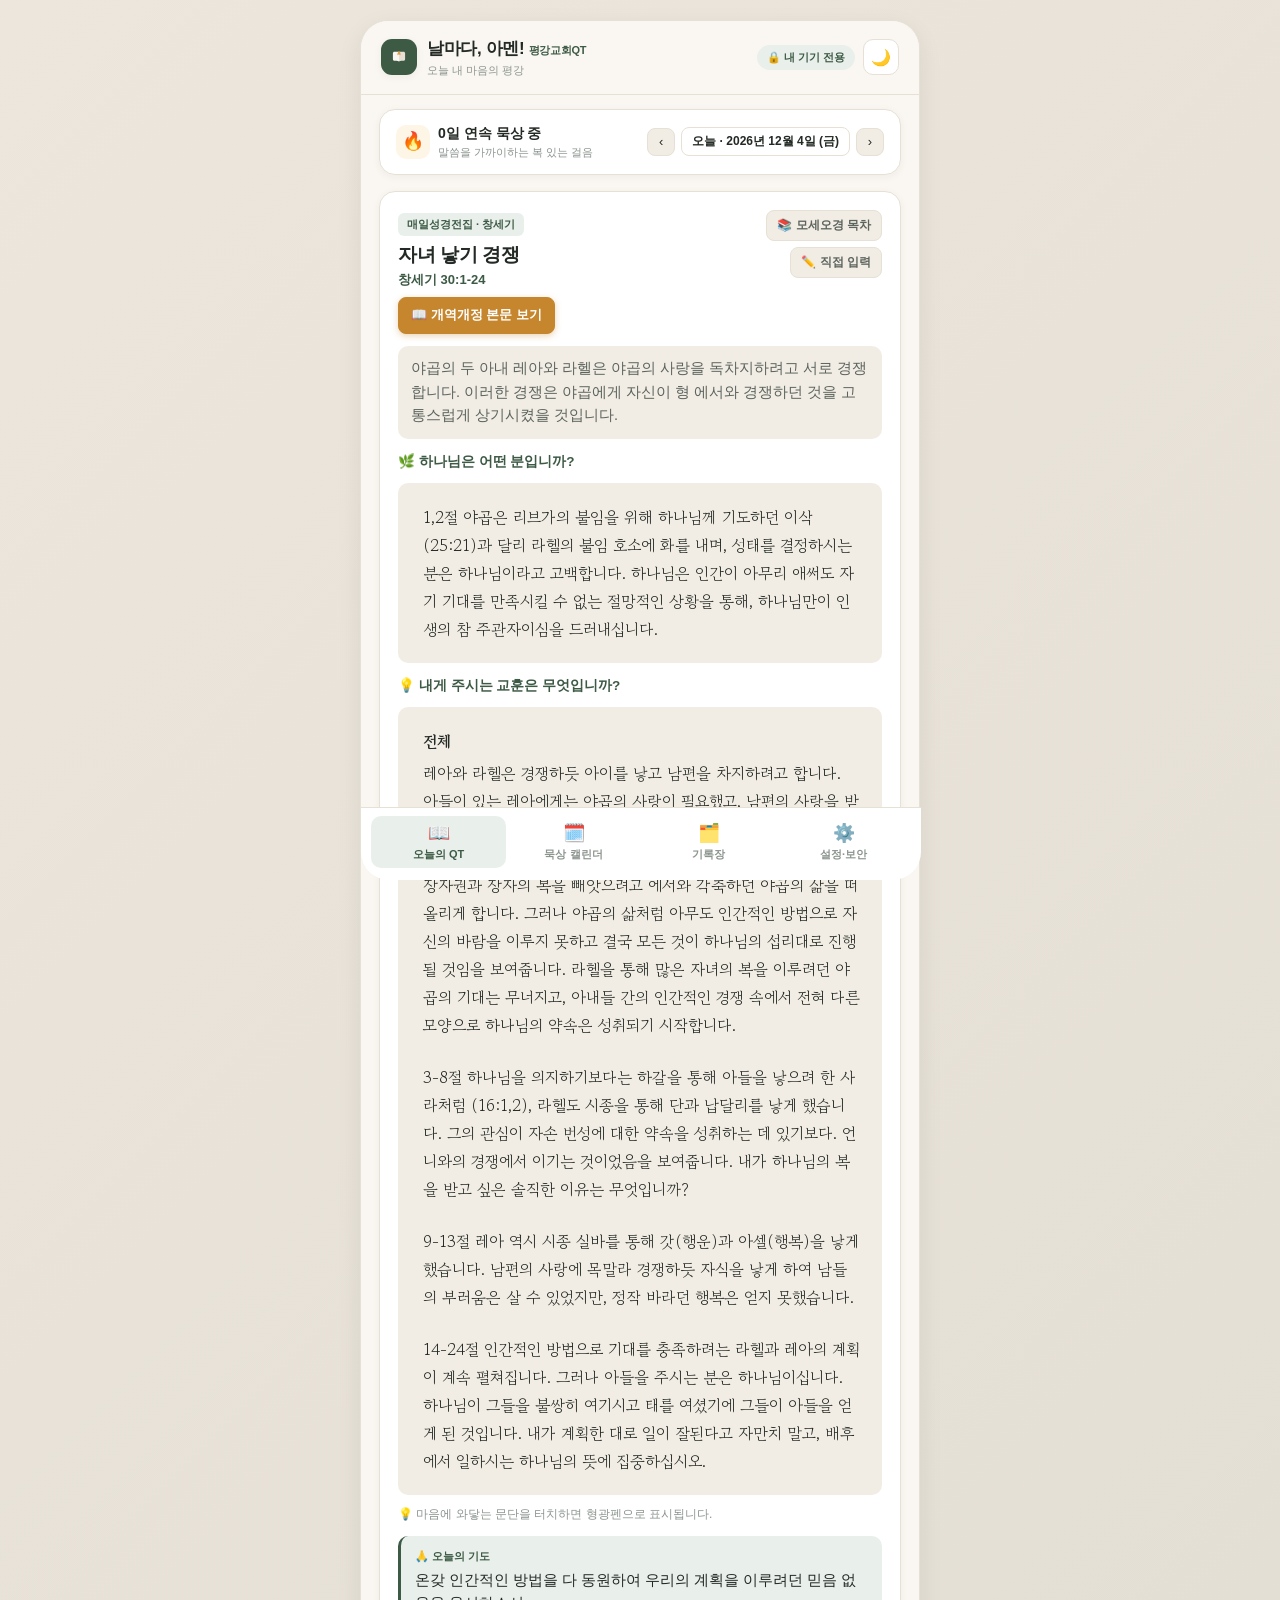
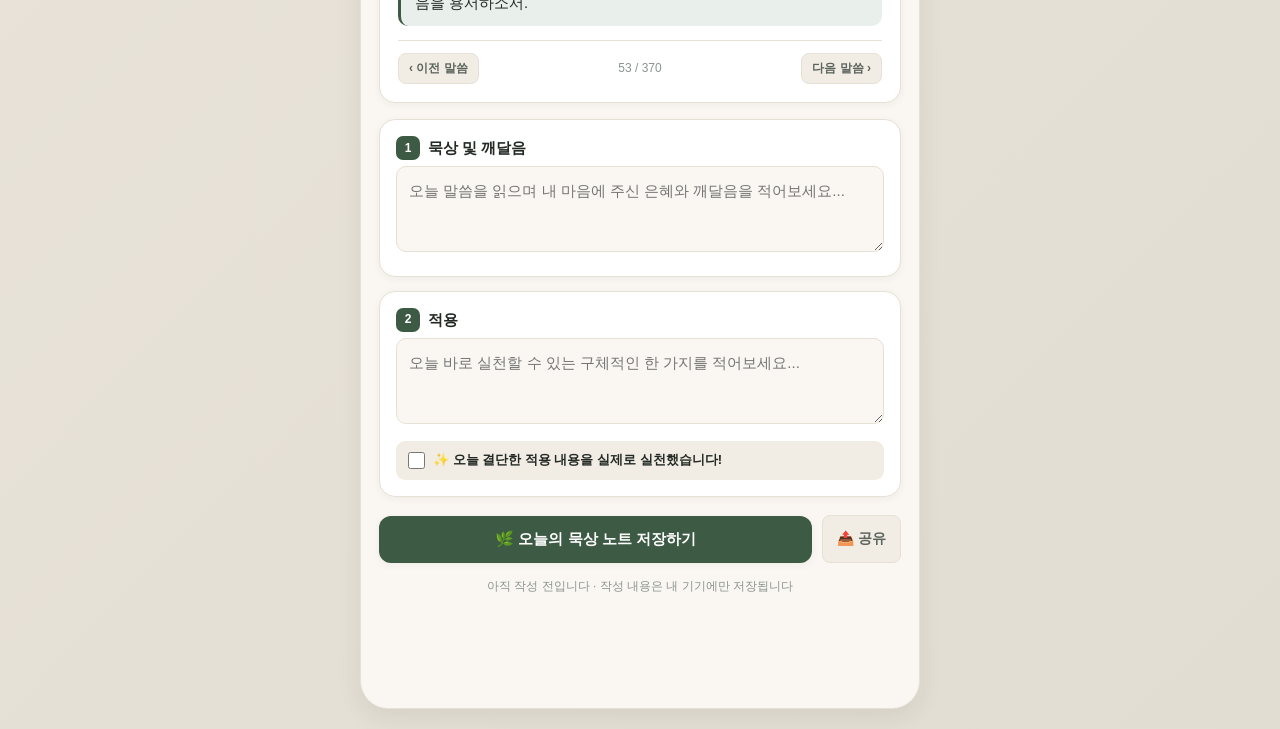
<file: index.html>
<!DOCTYPE html>
<html lang="ko">
<head>
  <meta charset="UTF-8" />
  <meta name="viewport" content="width=device-width, initial-scale=1.0, maximum-scale=1.0, user-scalable=no" />
  <meta name="apple-mobile-web-app-capable" content="yes" />
  <meta name="apple-mobile-web-app-status-bar-style" content="default" />
  <meta name="apple-mobile-web-app-title" content="날마다, 아멘!" />
  <meta name="theme-color" content="#2F4B38" />
  <title>날마다, 아멘! - 평강교회QT</title>
  <link rel="icon" type="image/svg+xml" href="./icon.svg" />
  <link rel="apple-touch-icon" href="./icon.svg" />
  <link rel="manifest" href="./manifest.json" />
  <link rel="preconnect" href="https://fonts.googleapis.com" />
  <link rel="preconnect" href="https://fonts.gstatic.com" crossorigin />
  <link
    href="https://fonts.googleapis.com/css2?family=Gaegu:wght@400;700&family=Gowun+Batang:wght@400;700&family=Gowun+Dodum&family=Hahmlet:wght@400;600&family=IBM+Plex+Sans+KR:wght@400;600&family=Jua&family=Nanum+Gothic:wght@400;700&family=Nanum+Myeongjo:wght@400;700&family=Nanum+Pen+Script&family=Noto+Sans+KR:wght@400;500;700&family=Noto+Serif+KR:wght@400;600&family=Sunflower:wght@300;500&display=swap"
    rel="stylesheet"
  />
  <link rel="stylesheet" href="./styles.css" />
</head>
<body>
  <div class="app-shell">
    <!-- 상단 헤더 -->
    <header class="app-header">
      <div class="brand-group">
        <div class="brand-logo" aria-hidden="true">
          <svg viewBox="0 0 512 512" width="24" height="24">
            <path d="M126 176c0-18 14-32 32-32h82c10 0 16 6 16 14v196c-14-10-32-16-54-16h-44c-18 0-32-14-32-32V176z" fill="#FAF7F2"/>
            <path d="M386 176c0-18-14-32-32-32h-82c-10 0-16 6-16 14v196c14-10 32-16 54-16h44c18 0 32-14 32-32V176z" fill="#E6E0D5"/>
            <path d="M256 124c-26 30-38 64-32 96 18-4 32-18 32-38 0 20 14 34 32 38 6-32-6-66-32-96z" fill="#D8A24A"/>
          </svg>
        </div>
        <div>
          <div class="brand-title">날마다, 아멘! <span style="font-size:11px;font-weight:600;color:var(--accent-primary);">평강교회QT</span></div>
          <div class="brand-subtitle">오늘 내 마음의 평강</div>
        </div>
      </div>

      <div class="header-actions">
        <button class="privacy-pill" id="privacyBadgeBtn" title="내 기기에만 저장됨">
          <span>🔒 내 기기 전용</span>
        </button>
        <button class="icon-btn" id="themeToggleBtn" title="다크모드 전환" aria-label="테마 전환">🌙</button>
      </div>
    </header>

    <!-- 상단 스트릭 및 날짜 이동 바 -->
    <section class="streak-bar">
      <div class="streak-item">
        <div class="streak-badge">🔥</div>
        <div>
          <div class="streak-text-main" id="headerStreakCount">0일 연속 묵상 중</div>
          <div class="streak-text-sub">말씀을 가까이하는 복 있는 걸음</div>
        </div>
      </div>

      <div class="date-navigator">
        <button class="date-nav-btn" id="prevDateBtn" title="이전 날짜">‹</button>
        <button class="current-date-btn" id="currentDateLabel" title="클릭하면 오늘로 이동">오늘</button>
        <button class="date-nav-btn" id="nextDateBtn" title="다음 날짜">›</button>
      </div>
    </section>

    <!-- 메인 영역 -->
    <main class="main-content">
      <!-- 탭 1: 오늘의 QT (말씀 본문 + 묵상 노트) -->
      <section class="tab-panel active" id="tab-today">
        <!-- 오늘의 말씀 본문 카드 -->
        <article class="card">
          <div class="card-header">
            <div>
              <span class="badge-tag" id="passageThemeBadge">매일성경 · 창세기</span>
              <h1 class="passage-title" id="passageTitle">혼돈에서 질서로</h1>
              <div class="passage-ref" id="passageRef">창세기 1:1-13</div>
              <a
                class="small-btn"
                id="readBibleBtn"
                href="https://www.bskorea.or.kr/bible/korbibReadpage.php?version=GAE&book=gen&chap=1"
                target="_blank"
                rel="noopener noreferrer"
                style="text-decoration: none; margin-top: 6px; display: inline-flex; align-items: center; gap: 4px;"
              >📖 개역개정 본문 보기</a>
            </div>
            <div style="display: flex; flex-direction: column; gap: 6px; align-items: flex-end;">
              <button class="small-btn" id="openBookIndexBtn">📚 모세오경 목차</button>
              <button class="small-btn" id="editPassageBtn">✏️ 직접 입력</button>
            </div>
          </div>

          <p class="passage-summary" id="passageSummary"></p>

          <div id="godSectionWrap" class="devotional-section">
            <div class="devotional-heading">🌿 하나님은 어떤 분입니까?</div>
            <div class="verse-list" id="godSectionList"></div>
          </div>

          <div id="lessonSectionWrap" class="devotional-section">
            <div class="devotional-heading">💡 내게 주시는 교훈은 무엇입니까?</div>
            <div class="verse-list" id="lessonSectionList"></div>
          </div>

          <div class="verse-hint">
            <span>💡 마음에 와닿는 문단을 터치하면 형광펜으로 표시됩니다.</span>
          </div>

          <div class="guide-box" id="prayerGuideBox">
            <div class="guide-label">🙏 오늘의 기도</div>
            <div class="guide-text" id="guideQuestionText"></div>
          </div>

          <div class="passage-nav-row">
            <button type="button" class="small-btn" id="prevPassageBtn">‹ 이전 말씀</button>
            <span id="passageProgressText" style="font-size: 12px; color: var(--text-muted);">1 / 370</span>
            <button type="button" class="small-btn" id="nextPassageBtn">다음 말씀 ›</button>
          </div>
        </article>

        <!-- 묵상 노트 작성 영역 -->
        <div class="qt-step-list">
          <div class="qt-step-card">
            <div class="qt-step-header">
              <span class="step-pill">1</span>
              <span class="qt-step-title">묵상 및 깨달음</span>
            </div>
            <textarea
              class="qt-textarea"
              id="qtMeditation"
              placeholder="오늘 말씀을 읽으며 내 마음에 주신 은혜와 깨달음을 적어보세요..."
            ></textarea>
          </div>

          <div class="qt-step-card">
            <div class="qt-step-header">
              <span class="step-pill">2</span>
              <span class="qt-step-title">적용</span>
            </div>
            <textarea
              class="qt-textarea"
              id="qtApplication"
              placeholder="오늘 바로 실천할 수 있는 구체적인 한 가지를 적어보세요..."
            ></textarea>
            <label class="action-check-row">
              <input type="checkbox" id="qtActionDone" />
              <span>✨ 오늘 결단한 적용 내용을 실제로 실천했습니다!</span>
            </label>
          </div>

          <div class="save-bar">
            <button class="primary-btn" id="saveQtBtn">🌿 오늘의 묵상 노트 저장하기</button>
            <button type="button" class="small-btn" id="openShareModalBtn" style="padding: 14px 14px; font-size: 14px;">📤 공유</button>
          </div>
          <div id="saveStatusText" style="font-size: 12px; color: var(--text-muted); text-align: center;">
            작성 내용은 외부 서버로 전송되지 않고 오직 내 기기에만 저장됩니다.
          </div>
        </div>
      </section>

      <!-- 탭 2: 묵상 캘린더 & 연속 달성 기록 -->
      <section class="tab-panel" id="tab-calendar">
        <div class="stats-grid">
          <div class="stat-card">
            <div class="stat-label">🔥 연속 묵상 달성</div>
            <div><span class="stat-value" id="statStreak">0</span><span class="stat-unit">일째</span></div>
          </div>
          <div class="stat-card">
            <div class="stat-label">📅 이번 달 묵상</div>
            <div><span class="stat-value" id="statMonthly">0</span><span class="stat-unit">회</span></div>
          </div>
          <div class="stat-card">
            <div class="stat-label">📖 총 누적 묵상</div>
            <div><span class="stat-value" id="statTotal">0</span><span class="stat-unit">회</span></div>
          </div>
          <div class="stat-card">
            <div class="stat-label">✨ 말씀 적용 실천율</div>
            <div><span class="stat-value" id="statActionRate">0</span><span class="stat-unit">%</span></div>
          </div>
        </div>

        <div class="card">
          <div class="calendar-header">
            <button class="date-nav-btn" id="calPrevMonthBtn">‹</button>
            <div class="calendar-month-title" id="calendarMonthTitle">2026년 11월</div>
            <button class="date-nav-btn" id="calNextMonthBtn">›</button>
          </div>

          <div class="calendar-weekdays">
            <span>일</span><span>월</span><span>화</span><span>수</span><span>목</span><span>금</span><span>토</span>
          </div>

          <div class="calendar-grid" id="calendarGrid"></div>

          <div style="margin-top: 12px; font-size: 12px; color: var(--text-muted); display: flex; gap: 14px;">
            <span>🌿 묵상 작성 완료</span>
            <span>🌿✨ 말씀 적용 실천 완료</span>
          </div>
        </div>

        <!-- 선택한 날짜의 묵상 미리보기 -->
        <div class="card" id="calendarSelectedPreview"></div>
      </section>

      <!-- 탭 3: 지난 묵상 기록장 (모아보기 & 검색) -->
      <section class="tab-panel" id="tab-history">
        <div class="card">
          <h2 class="passage-title" style="margin-bottom: 6px;">나의 묵상 기록장</h2>
          <p style="font-size: 12.5px; color: var(--text-muted); margin-bottom: 12px;">
            내가 기록한 모든 말씀과 기도를 검색하고 다시 돌아볼 수 있습니다.
          </p>
          <input
            type="search"
            class="qt-input history-search"
            id="historySearchInput"
            placeholder="🔍 본문, 단어, 기도 내용으로 검색..."
          />
          <div class="history-list" id="historyListContainer"></div>
        </div>
      </section>

      <!-- 탭 4: 설정 & 내 기기 보안 -->
      <section class="tab-panel" id="tab-privacy">
        <div class="card">
          <span class="badge-tag">보기 설정</span>
          <h2 class="passage-title" style="margin-bottom: 10px;">글자 크기 및 폰트 설정</h2>

          <div class="font-preview-box font-preview-sticky" id="fontPreviewBox">
            <div class="font-preview-label">실시간 미리보기</div>
            <div class="font-preview-verse">
              <span class="verse-num">1절</span>여호와는 나의 목자시니 내게 부족함이 없으리로다 (시편 23:1)
            </div>
          </div>

          <div class="setting-group" style="margin-top: 14px;">
            <div style="display: flex; align-items: center; justify-content: space-between;">
              <div class="setting-label">글자 크기 (12px ~ 26px)</div>
              <span class="badge-tag" id="fontSizeValueBadge" style="margin-bottom: 0; font-size: 13px;">16px</span>
            </div>
            <div class="font-size-slider-row">
              <button type="button" class="date-nav-btn" id="fontSizeMinusBtn" title="1px 작게">−</button>
              <input type="range" id="fontSizeRange" min="12" max="26" step="1" value="16" class="font-size-range" />
              <button type="button" class="date-nav-btn" id="fontSizePlusBtn" title="1px 크게">+</button>
            </div>
            <div class="option-grid option-grid-5" id="fontSizeOptions">
              <button type="button" class="option-btn" data-size="13">13</button>
              <button type="button" class="option-btn" data-size="15">15</button>
              <button type="button" class="option-btn active" data-size="16">16</button>
              <button type="button" class="option-btn" data-size="18">18</button>
              <button type="button" class="option-btn" data-size="21">21</button>
            </div>
          </div>

          <div class="setting-group" style="margin-top: 14px;">
            <div class="setting-label">글꼴 선택 (스크롤하여 선택 · 13종)</div>
            <div class="font-scroll-list" id="fontFamilyOptions">
              <button type="button" class="option-btn font-list-item active" data-font="gowun-batang" style="font-family: 'Gowun Batang', serif;">
                <span class="font-name">고운바탕</span>
                <span class="font-sub">단아한 명조체</span>
              </button>
              <button type="button" class="option-btn font-list-item" data-font="nanum-myeongjo" style="font-family: 'Nanum Myeongjo', serif;">
                <span class="font-name">나눔명조</span>
                <span class="font-sub">클래식 성경 느낌</span>
              </button>
              <button type="button" class="option-btn font-list-item" data-font="noto-serif" style="font-family: 'Noto Serif KR', serif;">
                <span class="font-name">본명조 (Noto Serif)</span>
                <span class="font-sub">정갈하고 묵직한 명조</span>
              </button>
              <button type="button" class="option-btn font-list-item" data-font="hahmlet" style="font-family: 'Hahmlet', serif;">
                <span class="font-name">함렛 (Hahmlet)</span>
                <span class="font-sub">또렷한 현대 명조</span>
              </button>
              <button type="button" class="option-btn font-list-item" data-font="noto-sans" style="font-family: 'Noto Sans KR', sans-serif;">
                <span class="font-name">본고딕 (Noto Sans)</span>
                <span class="font-sub">깔끔한 표준 고딕</span>
              </button>
              <button type="button" class="option-btn font-list-item" data-font="nanum-gothic" style="font-family: 'Nanum Gothic', sans-serif;">
                <span class="font-name">나눔고딕</span>
                <span class="font-sub">부드러운 고딕체</span>
              </button>
              <button type="button" class="option-btn font-list-item" data-font="ibm-plex" style="font-family: 'IBM Plex Sans KR', sans-serif;">
                <span class="font-name">IBM 플렉스 산스</span>
                <span class="font-sub">세련된 모던 고딕</span>
              </button>
              <button type="button" class="option-btn font-list-item" data-font="gowun-dodum" style="font-family: 'Gowun Dodum', sans-serif;">
                <span class="font-name">고운돋움</span>
                <span class="font-sub">따뜻한 돋움체</span>
              </button>
              <button type="button" class="option-btn font-list-item" data-font="sunflower" style="font-family: 'Sunflower', sans-serif;">
                <span class="font-name">해바라기</span>
                <span class="font-sub">가볍고 산뜻한 서체</span>
              </button>
              <button type="button" class="option-btn font-list-item" data-font="jua" style="font-family: 'Jua', sans-serif;">
                <span class="font-name">주아체</span>
                <span class="font-sub">둥글고 친근한 느낌</span>
              </button>
              <button type="button" class="option-btn font-list-item" data-font="nanum-pen" style="font-family: 'Nanum Pen Script', cursive;">
                <span class="font-name">나눔손글씨 펜</span>
                <span class="font-sub">자연스러운 필기체</span>
              </button>
              <button type="button" class="option-btn font-list-item" data-font="gaegu" style="font-family: 'Gaegu', cursive;">
                <span class="font-name">개구 (Gaegu)</span>
                <span class="font-sub">동글동글 손글씨</span>
              </button>
              <button type="button" class="option-btn font-list-item" data-font="system">
                <span class="font-name">기기 기본 글꼴</span>
                <span class="font-sub">오프라인 100% 동일</span>
              </button>
            </div>
          </div>
        </div>

        <div class="card">
          <span class="badge-tag">100% 기기 내 이중 영구 저장</span>
          <h2 class="passage-title" style="margin-bottom: 8px;">데이터가 절대 지워지지 않게 보호합니다</h2>
          <p style="font-size: 13.5px; color: var(--text-secondary); line-height: 1.65;">
            날마다, 아멘!에 기록하시는 모든 묵상 노트와 기도 제목은 <strong>외부 서버로 일절 전송되지 않으며</strong>,
            현재 기기의 <strong>LocalStorage + IndexedDB 두 곳에 실시간으로 동시 이중 저장</strong>됩니다.
          </p>
          <div id="storagePersistStatus" class="font-preview-box" style="margin-top: 10px; font-size: 12.5px; color: var(--accent-primary); font-weight: 600;">
            🛡️ 이중 안전 저장(LocalStorage + IndexedDB) 작동 중
          </div>
          <ul style="margin-top: 12px; padding-left: 18px; font-size: 13px; color: var(--text-secondary); line-height: 1.7;">
            <li>한쪽 브라우저 캐시가 정리되더라도 다른 저장소에서 자동 복구됩니다.</li>
            <li>다른 사람의 기기나 외부 인터넷에서는 내 기록에 절대 접근할 수 없습니다.</li>
            <li>비밀번호를 5회 연속 틀리면 30초간 입력이 잠겨 무차별 대입을 차단합니다.</li>
          </ul>
        </div>


        <div class="card">
          <h3 class="qt-step-title" style="margin-bottom: 6px;">🔐 앱 전체 화면 잠금 (4자리 비밀번호)</h3>
          <p id="pinStatusText" style="font-size: 13px; color: var(--text-secondary); margin-bottom: 12px;">
            🔓 현재 비밀번호 잠금이 설정되지 않았습니다
          </p>
          <div style="display: flex; gap: 8px;">
            <button class="small-btn" id="togglePinSetupBtn">4자리 암호 설정</button>
            <button class="small-btn" id="lockNowBtn" style="display: none;">지금 화면 잠그기</button>
          </div>
        </div>

        <div class="card">
          <h3 class="qt-step-title" style="margin-bottom: 6px;">💾 내 기기 백업 파일 보관하기</h3>
          <p style="font-size: 13px; color: var(--text-secondary); margin-bottom: 12px;">
            서버에 저장하지 않으므로, 기기를 변경하거나 브라우저 데이터를 초기화하기 전에 내 묵상 노트를 파일(.json)로 내려받아 소장하실 수 있습니다.
          </p>
          <div style="display: flex; gap: 8px; flex-wrap: wrap;">
            <button class="small-btn" id="exportDataBtn">📥 내 기기로 백업 파일 내려받기</button>
            <button class="small-btn" id="importDataBtn">📤 백업 파일 불러오기</button>
            <button type="button" class="small-btn" id="shareAppLinkBtn">🔗 앱 링크 공유하기</button>
            <button type="button" class="small-btn" id="shareAppFileBtn">📲 앱 파일(.html) 공유</button>
            <input type="file" id="importFileInput" accept=".json" style="display: none;" />
          </div>
          <div style="margin-top: 12px; padding-top: 12px; border-top: 1px dashed var(--border-color);">
            <label for="appShareUrlInput" style="display: block; font-size: 12.5px; font-weight: 600; color: var(--text-secondary); margin-bottom: 6px;">
              🌐 내 앱 공유 주소 (Netlify 등 웹 주소를 저장하면 로컬에서도 바로 공유됩니다)
            </label>
            <div style="display: flex; gap: 6px; align-items: center;">
              <input
                type="url"
                id="appShareUrlInput"
                class="search-input"
                style="flex: 1; margin-bottom: 0; padding: 8px 10px; font-size: 13px;"
                placeholder="https://내사이트이름.netlify.app"
              />
              <button type="button" class="small-btn" id="saveAppShareUrlBtn" style="white-space: nowrap;">저장</button>
            </div>
          </div>
        </div>
      </section>
    </main>

    <!-- 하단 내비게이션 탭 -->
    <nav class="bottom-nav" aria-label="주요 메뉴">
      <button class="nav-tab active" data-target="tab-today">
        <span class="nav-tab-icon">📖</span>
        <span>오늘의 QT</span>
      </button>
      <button class="nav-tab" data-target="tab-calendar">
        <span class="nav-tab-icon">🗓️</span>
        <span>묵상 캘린더</span>
      </button>
      <button class="nav-tab" data-target="tab-history">
        <span class="nav-tab-icon">🗂️</span>
        <span>기록장</span>
      </button>
      <button class="nav-tab" data-target="tab-privacy">
        <span class="nav-tab-icon">⚙️</span>
        <span>설정·보안</span>
      </button>
    </nav>
  </div>

  <!-- 모세오경 목차 선택 모달 -->
  <div class="modal-overlay" id="bookIndexModal">
    <div class="modal-box modal-box-tall">
      <div style="display: flex; align-items: center; justify-content: space-between; margin-bottom: 10px;">
        <div>
          <h3 class="passage-title" style="font-size: 17px;">📚 매일성경전집 1 · 모세오경</h3>
          <p style="font-size: 12px; color: var(--text-muted);">원하는 권과 본문을 선택해 묵상하세요 (총 370편)</p>
        </div>
        <button type="button" class="small-btn" id="closeBookIndexBtn">닫기</button>
      </div>

      <div class="book-tabs" id="bookIndexTabs"></div>

      <input
        type="search"
        class="qt-input"
        id="bookIndexSearch"
        style="margin-bottom: 10px; padding: 9px 12px;"
        placeholder="🔍 제목 또는 성경 장절 검색 (예: 23장, 아브라함, 십계명)"
      />

      <div class="index-list" id="bookIndexList"></div>
    </div>
  </div>

  <!-- 본문 직접 입력/수정 모달 -->
  <div class="modal-overlay" id="customPassageModal">
    <div class="modal-box">
      <h3 class="passage-title" style="margin-bottom: 6px;">말씀 본문 직접 입력</h3>
      <p style="font-size: 12px; color: var(--text-muted); margin-bottom: 12px;">
        교회 주보나 사용 중인 QT 책의 본문을 직접 입력하여 묵상할 수 있습니다.
      </p>
      <div style="display: flex; flex-direction: column; gap: 10px;">
        <input type="text" class="qt-input" id="customTitleInput" placeholder="본문 제목 (예: 선한 목자 되신 주님)" />
        <input type="text" class="qt-input" id="customRefInput" placeholder="성경 장절 (예: 요한복음 10장 11~15절)" />
        <input type="text" class="qt-input" id="customGuideInput" placeholder="묵상 질문 (선택사항)" />
        <textarea
          class="qt-textarea"
          id="customVersesInput"
          style="min-height: 130px;"
          placeholder="한 줄에 한 절씩 입력해 주세요.&#10;11. 나는 선한 목자라 선한 목자는 양들을 위하여 목숨을 버리거니와"
        ></textarea>
        <div style="display: flex; gap: 8px; justify-content: flex-end; margin-top: 6px;">
          <button class="small-btn" id="closeCustomModalBtn">취소</button>
          <button class="primary-btn" id="saveCustomPassageBtn" style="padding: 10px 16px; flex: 0 0 auto;">저장하기</button>
        </div>
      </div>
    </div>
  </div>

  <!-- 묵상 외부 공유 모달 -->
  <div class="modal-overlay" id="shareModal">
    <div class="modal-box">
      <div style="display: flex; align-items: center; justify-content: space-between; margin-bottom: 8px;">
        <h3 class="passage-title" style="font-size: 17px;">📤 묵상 나눔 공유하기</h3>
        <button type="button" class="small-btn" id="closeShareModalBtn">닫기</button>
      </div>
      <p style="font-size: 12px; color: var(--text-muted); margin-bottom: 10px;">
        외부(카카오톡·문자·메모 등)로 보낼 항목만 선택하세요.
      </p>
      <div style="display: flex; flex-wrap: wrap; gap: 10px; margin-bottom: 10px; font-size: 12.5px;">
        <label style="display: flex; align-items: center; gap: 4px; cursor: pointer;">
          <input type="checkbox" id="shareIncludePassage" checked /> 말씀·기도문
        </label>
        <label style="display: flex; align-items: center; gap: 4px; cursor: pointer;">
          <input type="checkbox" id="shareIncludeNotes" checked /> 내 묵상 노트
        </label>
        <label style="display: flex; align-items: center; gap: 4px; cursor: pointer;">
          <input type="checkbox" id="shareIncludeLink" checked /> 앱 링크 포함
        </label>
      </div>
      <textarea
        class="qt-textarea"
        id="sharePreviewText"
        style="min-height: 170px; font-size: 13px;"
        readonly
      ></textarea>
      <div style="display: flex; gap: 8px; margin-top: 12px;">
        <button type="button" class="small-btn" id="copyShareTextBtn" style="flex: 1; padding: 11px;">📋 텍스트 복사</button>
        <button type="button" class="primary-btn" id="nativeShareBtn" style="flex: 1.3; padding: 11px; font-size: 14px;">📤 카톡·앱으로 공유</button>
      </div>
    </div>
  </div>

  <!-- 4자리 PIN 잠금 모달 -->
  <div class="lock-overlay" id="pinLockOverlay">
    <div class="modal-box" style="text-align: center;">
      <div style="font-size: 28px; margin-bottom: 6px;">🔒</div>
      <h3 class="passage-title" id="pinLockTitle">날마다, 아멘! 잠금 해제</h3>
      <p style="font-size: 12.5px; color: var(--text-muted); margin-top: 4px;" id="pinLockDesc">
        설정하신 4자리 비밀번호를 입력해 주세요.
      </p>

      <div class="pin-dots" id="pinDots">
        <div class="pin-dot"></div>
        <div class="pin-dot"></div>
        <div class="pin-dot"></div>
        <div class="pin-dot"></div>
      </div>

      <div class="pin-keypad">
        <button class="pin-key" data-key="1">1</button>
        <button class="pin-key" data-key="2">2</button>
        <button class="pin-key" data-key="3">3</button>
        <button class="pin-key" data-key="4">4</button>
        <button class="pin-key" data-key="5">5</button>
        <button class="pin-key" data-key="6">6</button>
        <button class="pin-key" data-key="7">7</button>
        <button class="pin-key" data-key="8">8</button>
        <button class="pin-key" data-key="9">9</button>
        <button class="pin-key" data-key="clear" style="font-size: 13px;">초기화</button>
        <button class="pin-key" data-key="0">0</button>
        <button class="pin-key" data-key="back" style="font-size: 14px;">⌫</button>
      </div>

      <button class="small-btn" id="pinCancelBtn" style="margin-top: 14px; display: none;">취소</button>
    </div>
  </div>

  <div class="toast" id="toast" role="status" aria-live="polite"></div>

  <script src="./data/genesis.js"></script>
  <script src="./data/exodus.js"></script>
  <script src="./data/leviticus.js"></script>
  <script src="./data/numbers.js"></script>
  <script src="./data/deuteronomy.js"></script>
  <script src="./data/passages.js"></script>
  <script src="./app.js"></script>
  <script>
    if ("serviceWorker" in navigator && location.protocol.startsWith("http")) {
      window.addEventListener("load", () => {
        navigator.serviceWorker.register("./sw.js").catch(() => {});
      });
    }
  </script>
</body>
</html>
</file>
<file: styles.css>
:root {
  --bg-main: #FAF7F2;
  --bg-card: #FFFFFF;
  --bg-subtle: #F2EDE4;
  --bg-accent-soft: #E9F0EB;
  --bg-gold-soft: #FDF5E6;
  --text-primary: #232924;
  --text-secondary: #5C645E;
  --text-muted: #8C948E;
  --accent-primary: #3D5A45;
  --accent-primary-hover: #2E4635;
  --accent-gold: #C6862E;
  --accent-coral: #D96B43;
  --border-color: #E6E0D5;
  --shadow-sm: 0 2px 8px rgba(35, 41, 36, 0.05);
  --shadow-md: 0 8px 24px rgba(35, 41, 36, 0.08);
  --radius-sm: 10px;
  --radius-md: 16px;
  --radius-lg: 22px;
  --font-sans: -apple-system, BlinkMacSystemFont, "Apple SD Gothic Neo", "Pretendard", "Noto Sans KR", sans-serif;
  --font-serif: "Nanum Myeongjo", "AppleMyungjo", Georgia, serif;
  --font-passage: var(--font-serif);
  --verse-size: 15.5px;
  --note-size: 14px;
  --guide-size: 13.5px;
}

[data-theme="dark"] {
  --bg-main: #141815;
  --bg-card: #1E2420;
  --bg-subtle: #262E29;
  --bg-accent-soft: #233328;
  --bg-gold-soft: #332B1D;
  --text-primary: #EFECE6;
  --text-secondary: #B4BCB6;
  --text-muted: #768078;
  --accent-primary: #669975;
  --accent-primary-hover: #7AB08A;
  --accent-gold: #E5A94E;
  --accent-coral: #E8825C;
  --border-color: #2E3731;
  --shadow-sm: 0 2px 8px rgba(0, 0, 0, 0.25);
  --shadow-md: 0 8px 24px rgba(0, 0, 0, 0.4);
}

* {
  box-sizing: border-box;
  margin: 0;
  padding: 0;
  -webkit-tap-highlight-color: transparent;
}

body {
  font-family: var(--font-sans);
  background-color: var(--bg-main);
  color: var(--text-primary);
  line-height: 1.6;
  min-height: 100vh;
  display: flex;
  justify-content: center;
  transition: background-color 0.25s ease, color 0.25s ease;
}

.app-shell {
  width: 100%;
  max-width: 560px;
  min-height: 100vh;
  background-color: var(--bg-main);
  display: flex;
  flex-direction: column;
  position: relative;
  padding-bottom: 88px;
}

@media (min-width: 600px) {
  body {
    background: linear-gradient(135deg, #ECE6DC 0%, #E2DDD2 100%);
    padding: 20px 12px;
  }
  [data-theme="dark"] body {
    background: #0D100E;
  }
  .app-shell {
    min-height: calc(100vh - 40px);
    border-radius: 28px;
    box-shadow: var(--shadow-md);
    border: 1px solid var(--border-color);
    overflow: hidden;
  }
}

/* 상단 헤더 */
.app-header {
  position: sticky;
  top: 0;
  z-index: 30;
  background: var(--bg-main);
  backdrop-filter: blur(12px);
  border-bottom: 1px solid var(--border-color);
  padding: 14px 20px;
  display: flex;
  align-items: center;
  justify-content: space-between;
}

.brand-group {
  display: flex;
  align-items: center;
  gap: 10px;
}

.brand-logo {
  width: 36px;
  height: 36px;
  border-radius: 11px;
  background: var(--accent-primary);
  color: #fff;
  display: flex;
  align-items: center;
  justify-content: center;
  font-size: 18px;
  box-shadow: var(--shadow-sm);
}

.brand-title {
  font-size: 17px;
  font-weight: 700;
  letter-spacing: -0.02em;
}

.brand-subtitle {
  font-size: 11px;
  color: var(--text-muted);
  display: flex;
  align-items: center;
  gap: 4px;
}

.privacy-pill {
  display: inline-flex;
  align-items: center;
  gap: 4px;
  font-size: 11px;
  font-weight: 600;
  padding: 4px 9px;
  border-radius: 999px;
  background: var(--bg-accent-soft);
  color: var(--accent-primary);
  cursor: pointer;
  border: 1px solid transparent;
  transition: all 0.15s ease;
}

.privacy-pill:hover {
  border-color: var(--accent-primary);
}

.header-actions {
  display: flex;
  align-items: center;
  gap: 8px;
}

.icon-btn {
  width: 36px;
  height: 36px;
  border-radius: 10px;
  border: 1px solid var(--border-color);
  background: var(--bg-card);
  color: var(--text-primary);
  display: flex;
  align-items: center;
  justify-content: center;
  cursor: pointer;
  font-size: 16px;
  transition: all 0.15s ease;
}

.icon-btn:hover {
  background: var(--bg-subtle);
}

/* 스트릭 요약 배너 */
.streak-bar {
  margin: 14px 18px 0;
  padding: 12px 16px;
  background: var(--bg-card);
  border: 1px solid var(--border-color);
  border-radius: var(--radius-md);
  display: flex;
  align-items: center;
  justify-content: space-between;
  box-shadow: var(--shadow-sm);
}

.streak-item {
  display: flex;
  align-items: center;
  gap: 8px;
}

.streak-badge {
  width: 34px;
  height: 34px;
  border-radius: 10px;
  background: var(--bg-gold-soft);
  color: var(--accent-gold);
  display: flex;
  align-items: center;
  justify-content: center;
  font-size: 18px;
}

.streak-text-main {
  font-size: 14px;
  font-weight: 700;
}

.streak-text-sub {
  font-size: 11px;
  color: var(--text-muted);
}

.date-navigator {
  display: flex;
  align-items: center;
  gap: 6px;
}

.date-nav-btn {
  width: 28px;
  height: 28px;
  border-radius: 8px;
  border: 1px solid var(--border-color);
  background: var(--bg-subtle);
  color: var(--text-primary);
  cursor: pointer;
  font-size: 13px;
  display: flex;
  align-items: center;
  justify-content: center;
}

.current-date-btn {
  padding: 5px 10px;
  border-radius: 8px;
  border: 1px solid var(--border-color);
  background: var(--bg-card);
  color: var(--text-primary);
  font-size: 12px;
  font-weight: 600;
  cursor: pointer;
}

/* 메인 컨텐츠 영역 */
.main-content {
  padding: 16px 18px 24px;
  display: flex;
  flex-direction: column;
  gap: 16px;
  flex: 1;
}

.tab-panel {
  display: none;
  flex-direction: column;
  gap: 16px;
  animation: fadeIn 0.2s ease;
}

.tab-panel.active {
  display: flex;
}

@keyframes fadeIn {
  from { opacity: 0; transform: translateY(4px); }
  to { opacity: 1; transform: translateY(0); }
}

/* 카드 공통 */
.card {
  background: var(--bg-card);
  border: 1px solid var(--border-color);
  border-radius: var(--radius-md);
  padding: 18px;
  box-shadow: var(--shadow-sm);
}

.card-header {
  display: flex;
  align-items: flex-start;
  justify-content: space-between;
  gap: 12px;
  margin-bottom: 12px;
}

.badge-tag {
  display: inline-block;
  padding: 3px 9px;
  border-radius: 6px;
  font-size: 11px;
  font-weight: 700;
  background: var(--bg-accent-soft);
  color: var(--accent-primary);
  margin-bottom: 6px;
}

.passage-title {
  font-size: 19px;
  font-weight: 700;
  line-height: 1.35;
  letter-spacing: -0.02em;
}

.passage-ref {
  font-size: 13px;
  color: var(--accent-primary);
  font-weight: 600;
  margin-top: 2px;
}

.small-btn {
  padding: 6px 10px;
  border-radius: 8px;
  border: 1px solid var(--border-color);
  background: var(--bg-subtle);
  color: var(--text-secondary);
  font-size: 12px;
  font-weight: 600;
  cursor: pointer;
  white-space: nowrap;
}

.small-btn:hover {
  background: var(--bg-accent-soft);
  color: var(--accent-primary);
}

/* 말씀 본문 리스트 */
.verse-list {
  display: flex;
  flex-direction: column;
  gap: 8px;
  margin-top: 10px;
  padding: 12px;
  background: var(--bg-subtle);
  border-radius: var(--radius-sm);
}

.verse-item {
  padding: 8px 10px;
  border-radius: 8px;
  font-family: var(--font-passage);
  font-size: var(--verse-size);
  line-height: 1.75;
  cursor: pointer;
  transition: all 0.15s ease;
  border-left: 3px solid transparent;
}

.verse-item:hover {
  background: var(--bg-card);
}

.verse-item.selected {
  background: var(--bg-gold-soft);
  border-left-color: var(--accent-gold);
}

.verse-num {
  font-family: var(--font-sans);
  font-size: 12px;
  font-weight: 700;
  color: var(--accent-primary);
  margin-right: 6px;
}

.verse-hint {
  font-size: 12px;
  color: var(--text-muted);
  margin-top: 10px;
  display: flex;
  align-items: center;
  justify-content: space-between;
}

/* 오늘의 길잡이 질문 박스 */
.guide-box {
  margin-top: 12px;
  padding: 12px 14px;
  border-radius: var(--radius-sm);
  background: var(--bg-accent-soft);
  border-left: 3px solid var(--accent-primary);
}

.guide-label {
  font-size: 11px;
  font-weight: 700;
  color: var(--accent-primary);
  margin-bottom: 4px;
}

.guide-text {
  font-size: var(--guide-size);
  color: var(--text-primary);
  line-height: 1.55;
}

/* 묵상 노트 폼 (관찰/느낌/적용/기도) */
.qt-step-list {
  display: flex;
  flex-direction: column;
  gap: 14px;
}

.qt-step-card {
  background: var(--bg-card);
  border: 1px solid var(--border-color);
  border-radius: var(--radius-md);
  padding: 16px;
  box-shadow: var(--shadow-sm);
}

.qt-step-header {
  display: flex;
  align-items: center;
  gap: 8px;
  margin-bottom: 6px;
}

.step-pill {
  width: 24px;
  height: 24px;
  border-radius: 7px;
  background: var(--accent-primary);
  color: #fff;
  font-size: 12px;
  font-weight: 700;
  display: flex;
  align-items: center;
  justify-content: center;
}

.qt-step-title {
  font-size: 15px;
  font-weight: 700;
}

.qt-step-desc {
  font-size: 12px;
  color: var(--text-muted);
  margin-bottom: 10px;
}

.qt-textarea, .qt-input {
  width: 100%;
  border: 1px solid var(--border-color);
  border-radius: 10px;
  background: var(--bg-main);
  color: var(--text-primary);
  font-family: var(--font-sans);
  font-size: var(--note-size);
  line-height: 1.6;
  padding: 12px;
  resize: vertical;
  transition: border-color 0.15s ease;
}

.qt-textarea:focus, .qt-input:focus {
  outline: none;
  border-color: var(--accent-primary);
}

.qt-textarea {
  min-height: 86px;
}

.action-check-row {
  display: flex;
  align-items: center;
  gap: 8px;
  margin-top: 10px;
  padding: 9px 12px;
  background: var(--bg-subtle);
  border-radius: 9px;
  cursor: pointer;
  font-size: 13px;
  font-weight: 600;
}

.action-check-row input[type="checkbox"] {
  width: 17px;
  height: 17px;
  accent-color: var(--accent-primary);
  cursor: pointer;
}

.save-bar {
  display: flex;
  align-items: center;
  justify-content: space-between;
  gap: 10px;
  margin-top: 4px;
}

.primary-btn {
  flex: 1;
  padding: 14px 18px;
  border: none;
  border-radius: 12px;
  background: var(--accent-primary);
  color: #fff;
  font-size: 15px;
  font-weight: 700;
  cursor: pointer;
  transition: background 0.15s ease, transform 0.1s ease;
  box-shadow: var(--shadow-sm);
}

.primary-btn:hover {
  background: var(--accent-primary-hover);
}

.primary-btn:active {
  transform: scale(0.99);
}

/* 캘린더 & 스트릭 탭 */
.stats-grid {
  display: grid;
  grid-template-columns: repeat(2, 1fr);
  gap: 10px;
}

.stat-card {
  background: var(--bg-card);
  border: 1px solid var(--border-color);
  border-radius: var(--radius-md);
  padding: 14px 16px;
  box-shadow: var(--shadow-sm);
}

.stat-label {
  font-size: 12px;
  color: var(--text-muted);
  margin-bottom: 4px;
}

.stat-value {
  font-size: 22px;
  font-weight: 800;
  color: var(--accent-primary);
}

.stat-unit {
  font-size: 13px;
  font-weight: 600;
  color: var(--text-secondary);
  margin-left: 2px;
}

.calendar-header {
  display: flex;
  align-items: center;
  justify-content: space-between;
  margin-bottom: 14px;
}

.calendar-month-title {
  font-size: 16px;
  font-weight: 700;
}

.calendar-weekdays {
  display: grid;
  grid-template-columns: repeat(7, 1fr);
  text-align: center;
  font-size: 12px;
  font-weight: 600;
  color: var(--text-muted);
  margin-bottom: 8px;
}

.calendar-grid {
  display: grid;
  grid-template-columns: repeat(7, 1fr);
  gap: 6px;
}

.cal-day {
  aspect-ratio: 1 / 1.08;
  border-radius: 10px;
  border: 1px solid transparent;
  background: var(--bg-subtle);
  display: flex;
  flex-direction: column;
  align-items: center;
  justify-content: center;
  cursor: pointer;
  font-size: 13px;
  font-weight: 600;
  position: relative;
  transition: all 0.15s ease;
}

.cal-day.empty {
  background: transparent;
  cursor: default;
}

.cal-day:not(.empty):hover {
  border-color: var(--accent-primary);
}

.cal-day.today {
  border: 1.5px solid var(--accent-primary);
}

.cal-day.completed {
  background: var(--bg-accent-soft);
  color: var(--accent-primary);
  font-weight: 700;
}

.cal-day.selected {
  box-shadow: 0 0 0 2px var(--accent-gold);
}

.cal-stamp {
  font-size: 11px;
  line-height: 1;
  margin-top: 2px;
}

/* 모아보기 리스트 */
.history-search {
  margin-bottom: 12px;
}

.history-list {
  display: flex;
  flex-direction: column;
  gap: 10px;
}

.history-item {
  background: var(--bg-card);
  border: 1px solid var(--border-color);
  border-radius: var(--radius-md);
  padding: 14px 16px;
  cursor: pointer;
  transition: border-color 0.15s ease;
}

.history-item:hover {
  border-color: var(--accent-primary);
}

.history-meta {
  display: flex;
  align-items: center;
  justify-content: space-between;
  font-size: 12px;
  color: var(--text-muted);
  margin-bottom: 4px;
}

.history-title {
  font-size: 15px;
  font-weight: 700;
  margin-bottom: 6px;
}

.history-preview {
  font-size: 13px;
  color: var(--text-secondary);
  display: -webkit-box;
  -webkit-line-clamp: 2;
  -webkit-box-orient: vertical;
  overflow: hidden;
}

/* 하단 내비게이션 탭 바 */
.bottom-nav {
  position: fixed;
  bottom: 0;
  width: 100%;
  max-width: 560px;
  background: var(--bg-card);
  border-top: 1px solid var(--border-color);
  display: grid;
  grid-template-columns: repeat(4, 1fr);
  padding: 8px 10px 12px;
  z-index: 40;
}

@media (min-width: 600px) {
  .bottom-nav {
    border-bottom-left-radius: 28px;
    border-bottom-right-radius: 28px;
    bottom: 20px;
  }
}

.nav-tab {
  border: none;
  background: transparent;
  color: var(--text-muted);
  display: flex;
  flex-direction: column;
  align-items: center;
  gap: 3px;
  padding: 6px 4px;
  border-radius: 10px;
  cursor: pointer;
  font-size: 11px;
  font-weight: 600;
  transition: all 0.15s ease;
}

.nav-tab-icon {
  font-size: 18px;
}

.nav-tab.active {
  color: var(--accent-primary);
  background: var(--bg-accent-soft);
}

/* 잠금 화면 모달 & 토스트 */
.lock-overlay, .modal-overlay {
  position: fixed;
  top: 0;
  right: 0;
  bottom: 0;
  left: 0;
  width: 100%;
  height: 100%;
  background: rgba(20, 24, 21, 0.72);
  -webkit-backdrop-filter: blur(8px);
  backdrop-filter: blur(8px);
  z-index: 100;
  display: none;
  align-items: center;
  justify-content: center;
  padding: 20px;
}

.lock-overlay.active, .modal-overlay.active {
  display: flex;
}

.modal-box {
  width: 100%;
  max-width: 400px;
  background: var(--bg-card);
  border: 1px solid var(--border-color);
  border-radius: 20px;
  padding: 24px;
  box-shadow: var(--shadow-md);
  max-height: 100%;
  overflow-y: auto;
  -webkit-overflow-scrolling: touch;
}

.pin-dots {
  display: flex;
  justify-content: center;
  gap: 14px;
  margin: 20px 0;
}

.pin-dot {
  width: 14px;
  height: 14px;
  border-radius: 50%;
  border: 2px solid var(--accent-primary);
  background: transparent;
}

.pin-dot.filled {
  background: var(--accent-primary);
}

.pin-keypad {
  display: grid;
  grid-template-columns: repeat(3, 1fr);
  gap: 10px;
  margin-top: 12px;
}

.pin-key {
  padding: 14px;
  border-radius: 12px;
  border: 1px solid var(--border-color);
  background: var(--bg-subtle);
  color: var(--text-primary);
  font-size: 18px;
  font-weight: 700;
  cursor: pointer;
}

.pin-key:active {
  background: var(--bg-accent-soft);
}

.toast {
  position: fixed;
  bottom: 90px;
  left: 50%;
  transform: translateX(-50%) translateY(20px);
  background: var(--text-primary);
  color: var(--bg-card);
  padding: 10px 18px;
  border-radius: 999px;
  font-size: 13px;
  font-weight: 600;
  opacity: 0;
  pointer-events: none;
  transition: all 0.25s ease;
  z-index: 120;
  box-shadow: var(--shadow-md);
}

.toast.show {
  opacity: 1;
  transform: translateX(-50%) translateY(0);
}

/* 보기 설정 (글자 크기 & 폰트) */
.setting-group {
  display: flex;
  flex-direction: column;
  gap: 8px;
}

.setting-label {
  font-size: 13px;
  font-weight: 700;
  color: var(--text-secondary);
}

.option-grid {
  display: grid;
  gap: 8px;
}

.option-grid-4 {
  grid-template-columns: repeat(4, 1fr);
}

.option-grid-5 {
  grid-template-columns: repeat(5, 1fr);
}

.font-size-slider-row {
  display: flex;
  align-items: center;
  gap: 10px;
  margin: 4px 0 2px;
}

.font-size-range {
  flex: 1;
  accent-color: var(--accent-primary);
  cursor: pointer;
  height: 6px;
}

.option-grid-2 {
  grid-template-columns: repeat(2, 1fr);
}

.option-btn {
  padding: 10px 8px;
  border-radius: 10px;
  border: 1px solid var(--border-color);
  background: var(--bg-subtle);
  color: var(--text-primary);
  font-family: inherit;
  font-size: 13px;
  font-weight: 600;
  cursor: pointer;
  display: flex;
  flex-direction: column;
  align-items: center;
  justify-content: center;
  gap: 2px;
  transition: all 0.15s ease;
}

.option-btn:hover {
  border-color: var(--accent-primary);
}

.option-btn.active {
  background: var(--bg-accent-soft);
  border-color: var(--accent-primary);
  color: var(--accent-primary);
  font-weight: 700;
}

.option-btn .font-name {
  font-size: 13.5px;
}

.option-btn .font-sub {
  font-size: 11px;
  color: var(--text-muted);
  font-weight: 500;
}

.option-btn.active .font-sub {
  color: var(--accent-primary);
}

.font-preview-box {
  margin-top: 8px;
  padding: 12px 14px;
  border-radius: var(--radius-sm);
  background: var(--bg-subtle);
  border: 1px solid var(--border-color);
}

.font-preview-sticky {
  position: sticky;
  top: 66px;
  z-index: 10;
  box-shadow: var(--shadow-sm);
}

.font-scroll-list {
  max-height: 210px;
  overflow-y: auto;
  display: flex;
  flex-direction: column;
  gap: 6px;
  padding-right: 4px;
}

.font-list-item {
  flex-direction: row !important;
  justify-content: space-between !important;
  padding: 10px 14px !important;
}

.font-preview-label {
  font-size: 11px;
  font-weight: 700;
  color: var(--text-muted);
  margin-bottom: 4px;
}

.font-preview-verse {
  font-family: var(--font-passage);
  font-size: var(--verse-size);
  line-height: 1.7;
  color: var(--text-primary);
}

/* 매일성경 모세오경 묵상집 스타일 */
.passage-summary {
  font-size: var(--guide-size);
  line-height: 1.65;
  color: var(--text-secondary);
  background: var(--bg-subtle);
  padding: 11px 13px;
  border-radius: var(--radius-sm);
  margin-bottom: 12px;
}

.devotional-section {
  margin-top: 12px;
}

.devotional-heading {
  font-size: 13.5px;
  font-weight: 700;
  color: var(--accent-primary);
  margin-bottom: 6px;
}

.passage-nav-row {
  display: flex;
  align-items: center;
  justify-content: space-between;
  margin-top: 14px;
  padding-top: 12px;
  border-top: 1px solid var(--border-color);
}

.modal-box-tall {
  max-width: 480px;
  max-height: 82vh;
  display: flex;
  flex-direction: column;
}

.book-tabs {
  display: flex;
  flex-wrap: wrap;
  flex-shrink: 0;
  gap: 6px;
  padding-bottom: 8px;
  margin-bottom: 8px;
}

.modal-box-tall > * {
  flex-shrink: 0;
}

.modal-box-tall > .index-list {
  flex-shrink: 1;
  min-height: 120px;
}

.book-tab-btn {
  padding: 8px 12px;
  border-radius: 999px;
  border: 1px solid var(--border-color);
  background: var(--bg-subtle);
  color: var(--text-secondary);
  font-size: 13.5px;
  font-weight: 600;
  white-space: nowrap;
  cursor: pointer;
}

.book-tab-btn.active {
  background: var(--accent-primary);
  border-color: var(--accent-primary);
  color: #fff;
}

.index-list {
  flex: 1;
  overflow-y: auto;
  display: flex;
  flex-direction: column;
  gap: 6px;
  padding-right: 4px;
}

.index-item {
  padding: 10px 12px;
  border-radius: 10px;
  border: 1px solid var(--border-color);
  background: var(--bg-main);
  cursor: pointer;
  display: flex;
  align-items: center;
  justify-content: space-between;
  gap: 10px;
  transition: border-color 0.15s ease;
}

.index-item:hover,
.index-item.active {
  border-color: var(--accent-primary);
  background: var(--bg-accent-soft);
}

.index-item-title {
  font-size: 13.5px;
  font-weight: 700;
  color: var(--text-primary);
}

.index-item-ref {
  font-size: 12px;
  color: var(--accent-primary);
  font-weight: 600;
  white-space: nowrap;
}

.book-lock-chips {
  display: flex;
  flex-wrap: wrap;
  gap: 6px;
}

.book-lock-chip {
  font-size: 12px;
  font-weight: 600;
  padding: 5px 10px;
  border-radius: 999px;
  border: 1px solid var(--border-color);
  background: var(--bg-subtle);
  color: var(--text-secondary);
}

.book-lock-chip.unlocked {
  background: var(--bg-accent-soft);
  border-color: var(--accent-primary);
  color: var(--accent-primary);
}

/* 묵상 글 첫머리 '전체' 표시: 굵게 + 아래 줄에서 본문 시작 */
.verse-whole-label {
  display: block;
  font-weight: 800;
  margin-bottom: 4px;
  color: var(--text-primary);
}

/* 개역개정 본문 보기 버튼: 한눈에 보이도록 강조 */
#readBibleBtn {
  background: var(--accent-gold);
  border-color: var(--accent-gold);
  color: #fff;
  font-size: 13px;
  font-weight: 700;
  padding: 7px 12px;
  box-shadow: 0 2px 6px rgba(198, 134, 46, 0.35);
}

#readBibleBtn:hover,
#readBibleBtn:active {
  background: var(--accent-coral);
  border-color: var(--accent-coral);
  color: #fff;
}
</file>
